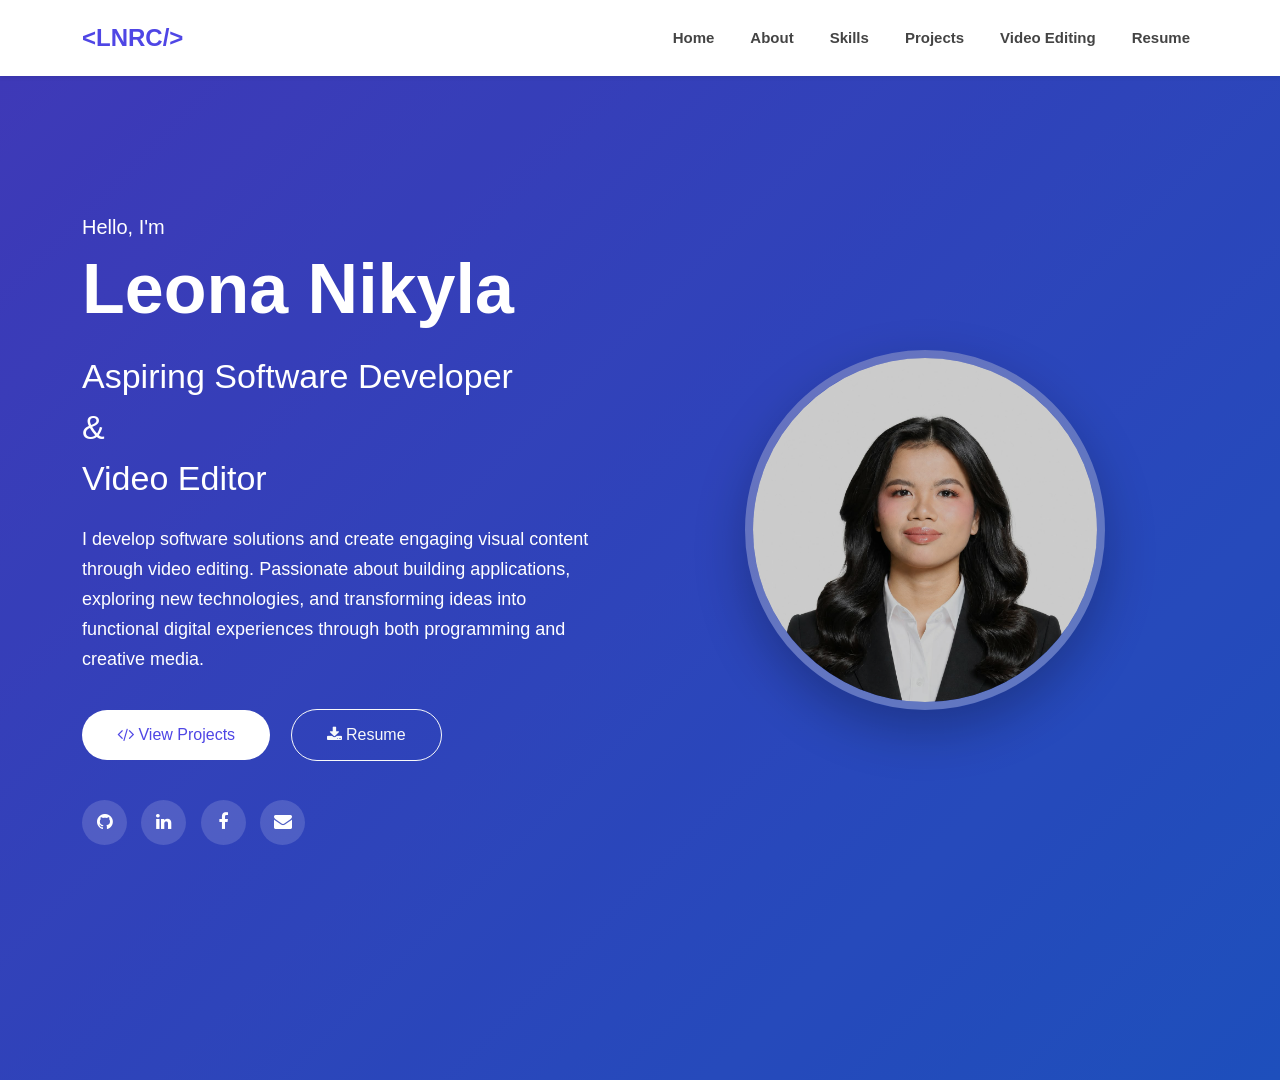
<file: index.html>
<!DOCTYPE html>
<html lang="en">
<head>
    <meta charset="UTF-8">
    <meta name="viewport" content="width=device-width, initial-scale=1.0">

    <title>Leona Nikyla | Portfolio</title>

    <!-- Bootstrap -->
    <link rel="stylesheet" href="css/bootstrap.min.css">

    <!-- Font Awesome -->
    <link rel="stylesheet" href="font-awesome-4.7.0/css/font-awesome.min.css">

    <!-- Custom CSS -->
    <link rel="stylesheet" href="style.css">
</head>

<body>

<!-- ================= NAVBAR ================= -->

<nav class="navbar navbar-expand-lg navbar-light bg-white fixed-top shadow-sm">
    <div class="container">

       <a class="navbar-brand logo" href="index.html">&lt;LNRC/&gt;</a>

       <button class="navbar-toggler"
        type="button"
        data-bs-toggle="collapse"
        data-bs-target="#navbar"
        aria-controls="navbar"
        aria-expanded="false"
        aria-label="Toggle navigation">

    <span class="navbar-toggler-icon"></span>

</button>

        <div class="collapse navbar-collapse" id="navbar">

            <ul class="navbar-nav ms-auto">

                <li class="nav-item">
                    <a class="nav-link" href="index.html">Home</a>
                </li>

                <li class="nav-item">
                    <a class="nav-link" href="about.html">About</a>
                </li>

                <li class="nav-item">
                    <a class="nav-link" href="skills.html">Skills</a>
                </li>

                <li class="nav-item">
                    <a class="nav-link" href="projects.html">Projects</a>
                </li>

                <li class="nav-item">
                    <a class="nav-link" href="video.html">Video Editing</a>
                </li>

                <li class="nav-item">
                    <a class="nav-link" href="resume.html">Resume</a>
                </li>

                <!-- <li class="nav-item">
                    <a class="nav-link" href="contact.html">Contact</a>
                </li> -->

            </ul>

        </div>

    </div>
</nav>

<!-- ================= HERO ================= -->

<section id="home">

    <div class="overlay"></div>

    <div class="container">

        <div class="row align-items-center min-vh-100">

            <div class="col-lg-6 hero-text">

                <h5>Hello, I'm</h5>

                <h1>Leona Nikyla</h1>

                <h2>
                    Aspiring Software Developer
                    <br>
                    &
                    <br>
                    Video Editor
                </h2>

               <p>
                    I develop software solutions and create engaging visual content
                    through video editing. Passionate about building applications,
                    exploring new technologies, and transforming ideas into functional
                    digital experiences through both programming and creative media.
                </p>

                <div class="hero-buttons">
                    <a href="projects.html" class="btn btn-primary btn-lg me-3">

                        <i class="fa fa-code"></i>

                        View Projects

                    </a>

                    <a href="resume/Resume_LeonaNikyla.pdf"
                       class="btn btn-outline-light btn-lg"
                       target="_blank">

                        <i class="fa fa-download"></i>

                        Resume

                    </a>

                </div>

                <div class="social-icons mt-4">

                    <a href="https://github.com/kylacaparas" target="_blank">
                        <i class="fa fa-github"></i>
                    </a>

                    <a href="https://www.linkedin.com/in/leona-nikyla-caparas-5236b4426/"><i class="fa fa-linkedin"></i></a>

                    <a href="https://www.facebook.com/kylacaparas26" target="_blank">
                        <i class="fa fa-facebook"></i>
                    </a>

                    <a href="mailto:leonanikylacaparas@email.com">
                        <i class="fa fa-envelope"></i>
                    </a>

                </div>

            </div>

            <div class="col-lg-6 text-center">

                <img src="images/profile.jpg"
                     class="img-fluid profile-image"
                     alt="Profile">

            </div>

        </div>

    </div>

</section>

<!-- Bootstrap JS -->
<script src="https://cdn.jsdelivr.net/npm/bootstrap@5.3.3/dist/js/bootstrap.bundle.min.js"></script>



</body>
</html>
</file>
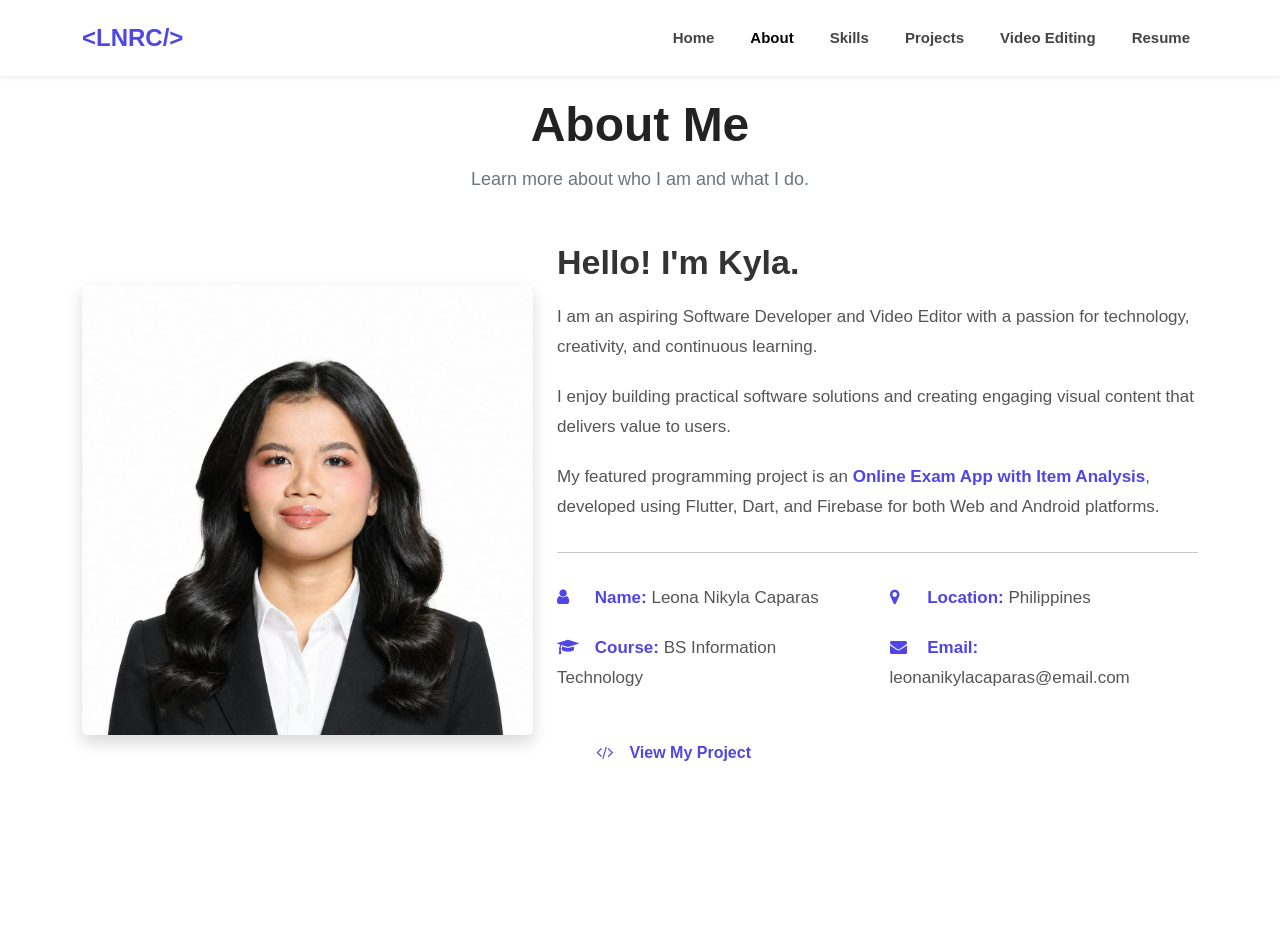
<file: about.html>
<!DOCTYPE html>
<html lang="en">
<head>
    <meta charset="UTF-8">
    <meta name="viewport" content="width=device-width, initial-scale=1.0">

    <title>About</title>

    <!-- Bootstrap -->
    <link rel="stylesheet" href="css/bootstrap.min.css">

    <!-- Font Awesome -->
    <link rel="stylesheet" href="font-awesome-4.7.0/css/font-awesome.min.css">

    <!-- Custom CSS -->
    <link rel="stylesheet" href="style.css">
</head>
<body>

<!--========== NAVBAR ==========-->

<nav class="navbar navbar-expand-lg navbar-light bg-white fixed-top shadow-sm">

    <div class="container">

        <a class="navbar-brand logo" href="index.html">&lt;LNRC/&gt;</a>

    <button class="navbar-toggler"
        type="button"
        data-bs-toggle="collapse"
        data-bs-target="#navbarNav"
        aria-controls="navbarNav"
        aria-expanded="false"
        aria-label="Toggle navigation">

    <span class="navbar-toggler-icon"></span>

</button>


        <div class="collapse navbar-collapse" id="navbarNav">

            <ul class="navbar-nav ms-auto">

                <li class="nav-item">
                    <a class="nav-link" href="index.html">Home</a>
                </li>

                <li class="nav-item">
                    <a class="nav-link active" href="about.html">About</a>
                </li>

                <li class="nav-item">
                    <a class="nav-link" href="skills.html">Skills</a>
                </li>

                <li class="nav-item">
                    <a class="nav-link" href="projects.html">Projects</a>
                </li>

                <li class="nav-item">
                    <a class="nav-link" href="video.html">Video Editing</a>
                </li>

                 <li class="nav-item">
                    <a class="nav-link" href="resume.html">Resume</a>
                </li>


                <!-- <li class="nav-item">
                    <a class="nav-link" href="contact.html">Contact</a>
                </li> -->

            </ul>

        </div>

    </div>

</nav>

<!--========== ABOUT ==========-->

<section id="about" class="py-5 mt-5">

    <div class="container">

        <div class="text-center mb-5">

            <h1>About Me</h1>

            <p class="text-muted">
                Learn more about who I am and what I do.
            </p>

        </div>

        <div class="row align-items-center">

            <div class="col-lg-5 text-center">

                <img src="images/profile.jpg"
                     class="img-fluid rounded shadow"
                     alt="Profile">

            </div>

            <div class="col-lg-7">

                <h2>Hello! I'm Kyla.</h2>

                <p>
                    I am an aspiring Software Developer and Video Editor with
                    a passion for technology, creativity, and continuous learning.
                </p>

                <p>
                    I enjoy building practical software solutions and creating
                    engaging visual content that delivers value to users.
                </p>

                <p>
                    My featured programming project is an
                    <strong>Online Exam App with Item Analysis</strong>,
                    developed using Flutter, Dart, and Firebase for both Web
                    and Android platforms.
                </p>

                <hr>

                <div class="row">

                    <div class="col-md-6">

                        <p>
                            <i class="fa fa-user"></i>
                            <strong>Name:</strong> Leona Nikyla Caparas
                        </p>

                        <p>
                            <i class="fa fa-graduation-cap"></i>
                            <strong>Course:</strong>
                            BS Information Technology
                        </p>

                    </div>

                    <div class="col-md-6">

                        <p>
                            <i class="fa fa-map-marker"></i>
                            <strong>Location:</strong>
                            Philippines
                        </p>

                        <p>
                            <i class="fa fa-envelope"></i>
                            <strong>Email:</strong>
                            leonanikylacaparas@email.com
                        </p>

                    </div>

                </div>

                <a href="projects.html" class="btn btn-primary mt-3">

                    <i class="fa fa-code"></i>

                    View My Project

                </a>

            </div>

        </div>

    </div>

</section>

<!-- Bootstrap -->
<script src="https://cdn.jsdelivr.net/npm/bootstrap@5.3.3/dist/js/bootstrap.bundle.min.js"></script>

</body>
</html>
</file>
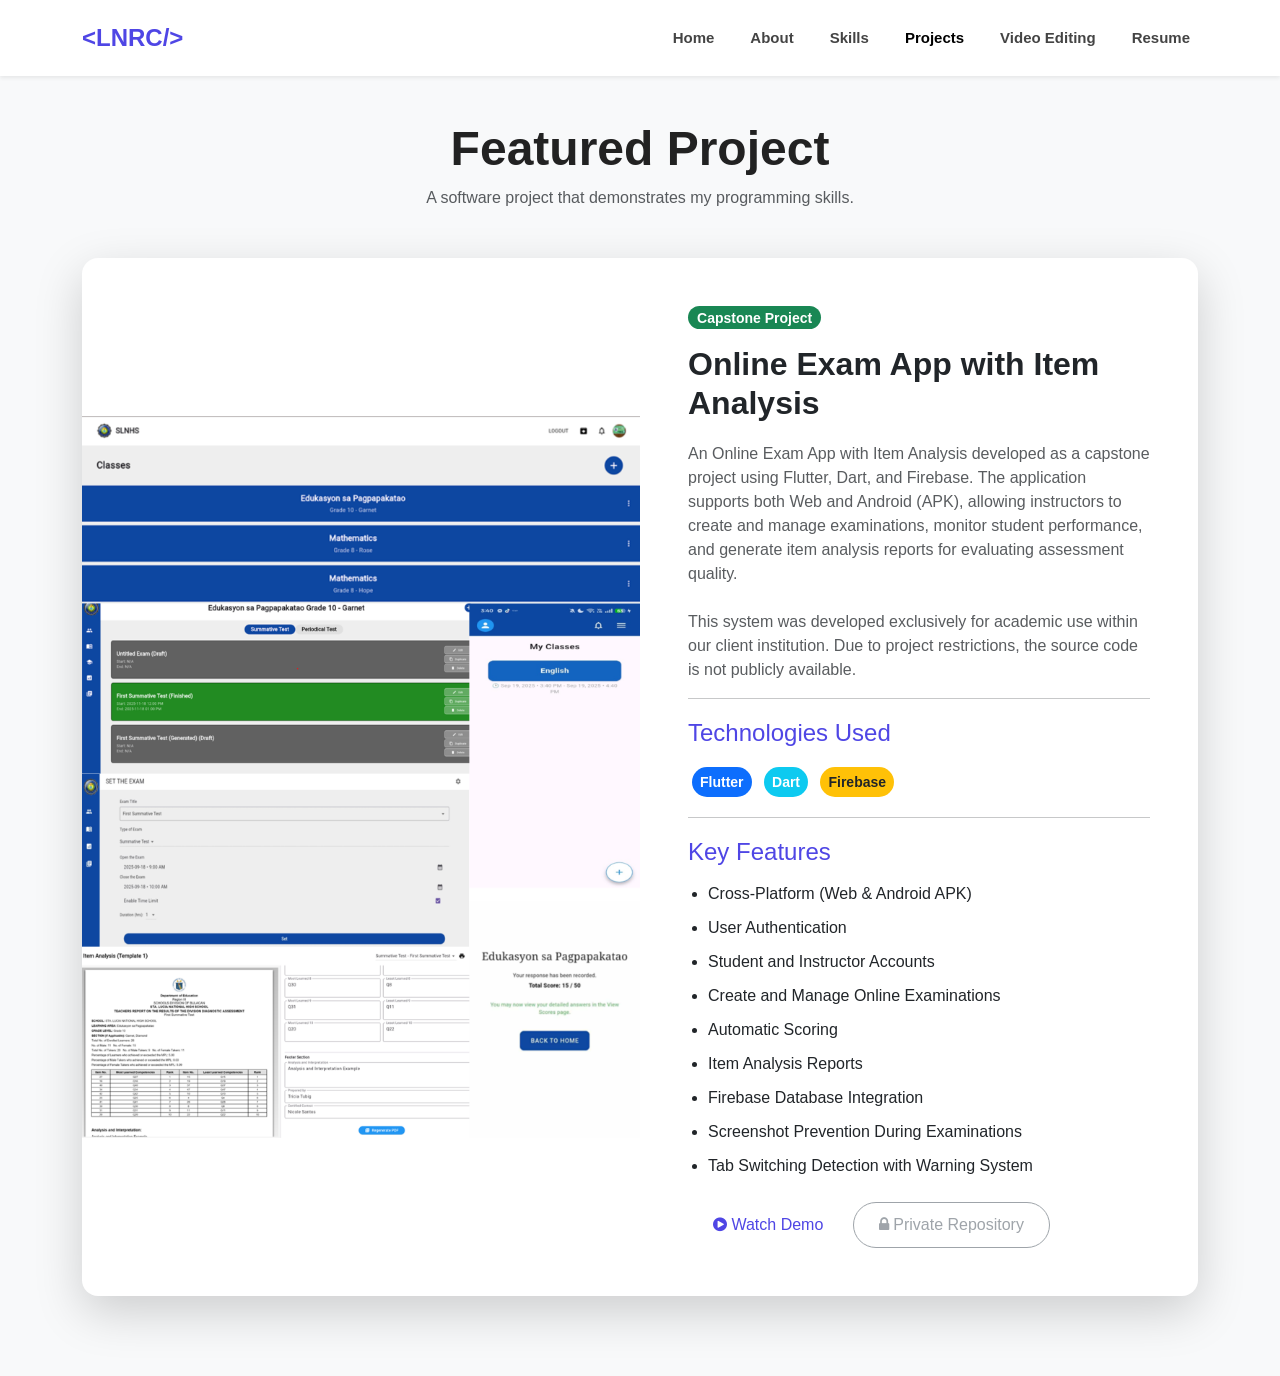
<file: projects.html>
<!DOCTYPE html>
<html lang="en">

<head>

    <meta charset="UTF-8">
    <meta name="viewport" content="width=device-width, initial-scale=1.0">

    <title>Projects</title>

    <link rel="stylesheet" href="css/bootstrap.min.css">
    <link rel="stylesheet" href="font-awesome-4.7.0/css/font-awesome.min.css">
    <link rel="stylesheet" href="style.css">

</head>

<body>

<!--================ NAVBAR ================-->

<nav class="navbar navbar-expand-lg navbar-light bg-white fixed-top shadow-sm">

    <div class="container">

         <a class="navbar-brand logo" href="index.html">&lt;LNRC/&gt;</a>
<button class="navbar-toggler"
        type="button"
        data-bs-toggle="collapse"
        data-bs-target="#navbarNav"
        aria-controls="navbarNav"
        aria-expanded="false"
        aria-label="Toggle navigation">

    <span class="navbar-toggler-icon"></span>

</button>


        <div class="collapse navbar-collapse" id="navbarNav">

            <ul class="navbar-nav ms-auto">

                <li class="nav-item">
                    <a class="nav-link" href="index.html">Home</a>
                </li>

                <li class="nav-item">
                    <a class="nav-link" href="about.html">About</a>
                </li>

                <li class="nav-item">
                    <a class="nav-link" href="skills.html">Skills</a>
                </li>

                <li class="nav-item">
                    <a class="nav-link active" href="projects.html">Projects</a>
                </li>

                <li class="nav-item">
                    <a class="nav-link" href="video.html">Video Editing</a>
                </li>

                <li class="nav-item">
                    <a class="nav-link" href="resume.html">Resume</a>
                </li>

                <!-- <li class="nav-item">
                    <a class="nav-link" href="contact.html">Contact</a>
                </li> -->

            </ul>

        </div>

    </div>

</nav>
<!-- Demo Warning Modal -->
<div class="modal fade" id="demoWarningModal" tabindex="-1" aria-hidden="true">
    <div class="modal-dialog modal-dialog-centered">
        <div class="modal-content rounded-4">

            <div class="modal-header">
                <h5 class="modal-title">
                    <i class="fa fa-exclamation-triangle text-warning"></i>
                    Confidential Project
                </h5>
                <button type="button"
                        class="btn-close"
                        data-bs-dismiss="modal">
                </button>
            </div>

            <div class="modal-body">

                <p>
                    This project was developed exclusively for our client institution
                    and contains confidential information.
                </p>

                <p class="mb-0">
                    Please <strong>request permission first</strong> before viewing the
                    demonstration video. Access is provided only to authorized viewers.
                </p>

            </div>

            <div class="modal-footer">

                <button class="btn btn-secondary"
                        data-bs-dismiss="modal">
                    Cancel
                </button>

                <a href="https://drive.google.com/file/d/1-W9P0e76Ese2aNyQEBG6BUvMFz3DyqFp/preview"
                   target="_blank"
                   class="btn btn-primary">

                    Continue

                </a>

            </div>

        </div>
    </div>
</div>
<!--================ PROJECTS ================-->

<section id="projects">

    <div class="container">

        <div class="text-center mb-5">

            <h1>Featured Project</h1>

            <p class="text-muted">
                A software project that demonstrates my programming skills.
            </p>

        </div>

        <div class="card shadow-lg border-0 rounded-4 overflow-hidden">

            <div class="row g-0 align-items-stretch">
              <div class="col-lg-6 project-image">

    <img src="images/image.png"
         alt="Online Examination System">

</div>
               <div class="col-lg-6 p-5">

    <span class="badge bg-success mb-3">
        Capstone Project
    </span>

    <h2>
        Online Exam App with Item Analysis
    </h2>

    <p class="text-muted mt-3">

        An Online Exam App with Item Analysis developed as a
        capstone project using Flutter, Dart, and Firebase. The application
        supports both Web and Android (APK), allowing instructors to create
        and manage examinations, monitor student performance, and generate
        item analysis reports for evaluating assessment quality.

        <br><br>

        This system was developed exclusively for academic use within our client institution.
         Due to project restrictions, the source code is not
        publicly available.

    </p>

    <hr>

    <h4>Technologies Used</h4>

    <span class="badge bg-primary p-2 m-1">
        Flutter
    </span>

    <span class="badge bg-info p-2 m-1">
        Dart
    </span>

    <span class="badge bg-warning text-dark p-2 m-1">
        Firebase
    </span>

    <hr>

   <h4>Key Features</h4>

<ul>

    <li>Cross-Platform (Web & Android APK)</li>

    <li>User Authentication</li>

    <li>Student and Instructor Accounts</li>

    <li>Create and Manage Online Examinations</li>

    <li>Automatic Scoring</li>

    <li>Item Analysis Reports</li>

    <li>Firebase Database Integration</li>

    <li>Screenshot Prevention During Examinations</li>

    <li>Tab Switching Detection with Warning System</li>

</ul>
    <div class="mt-4">

    <button class="btn btn-primary"
        data-bs-toggle="modal"
        data-bs-target="#demoWarningModal">

    <i class="fa fa-play-circle"></i>
    Watch Demo

</button>


        <button class="btn btn-outline-secondary" disabled>

            <i class="fa fa-lock"></i>

            Private Repository

        </button>

    </div>

</div>


            </div>

        </div>

    </div>

</section>

<script src="https://cdn.jsdelivr.net/npm/bootstrap@5.3.3/dist/js/bootstrap.bundle.min.js"></script>

</body>

</html>
</file>
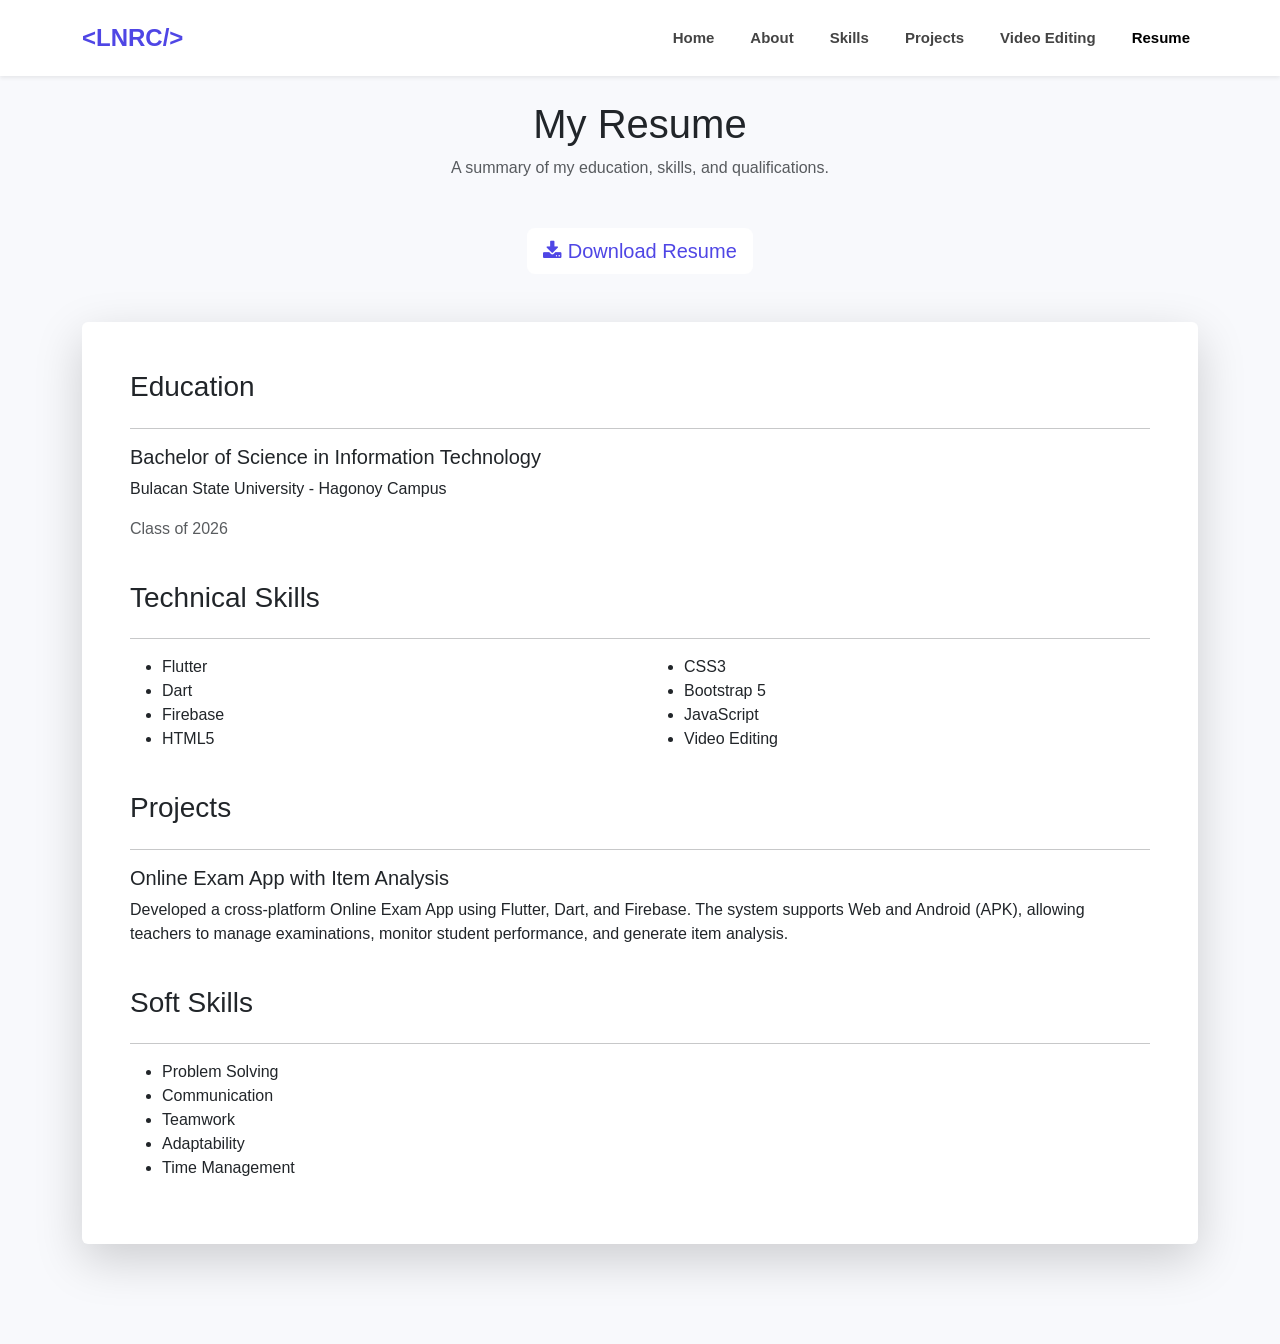
<file: resume.html>
<!DOCTYPE html>
<html lang="en">

<head>

    <meta charset="UTF-8">
    <meta name="viewport" content="width=device-width, initial-scale=1.0">

    <title>Resume</title>

    <link rel="stylesheet" href="css/bootstrap.min.css">
    <link rel="stylesheet" href="font-awesome-4.7.0/css/font-awesome.min.css">
    <link rel="stylesheet" href="style.css">

</head>

<body>

<!--================ NAVBAR ================-->

<nav class="navbar navbar-expand-lg navbar-light bg-white fixed-top shadow-sm">

    <div class="container">

        <a class="navbar-brand logo" href="index.html">&lt;LNRC/&gt;</a>

    <button class="navbar-toggler"
        type="button"
        data-bs-toggle="collapse"
        data-bs-target="#navbarNav"
        aria-controls="navbarNav"
        aria-expanded="false"
        aria-label="Toggle navigation">

    <span class="navbar-toggler-icon"></span>

</button>


        <div class="collapse navbar-collapse" id="navbarNav">

            <ul class="navbar-nav ms-auto">

                <li class="nav-item">
                    <a class="nav-link" href="index.html">Home</a>
                </li>

                <li class="nav-item">
                    <a class="nav-link" href="about.html">About</a>
                </li>

                <li class="nav-item">
                    <a class="nav-link" href="skills.html">Skills</a>
                </li>

                <li class="nav-item">
                    <a class="nav-link" href="projects.html">Projects</a>
                </li>

                <li class="nav-item">
                    <a class="nav-link" href="video.html">Video Editing</a>
                </li>

                <li class="nav-item">
                    <a class="nav-link active" href="resume.html">Resume</a>
                </li>

                <!-- <li class="nav-item">
                    <a class="nav-link" href="contact.html">Contact</a>
                </li> -->

            </ul>

        </div>

    </div>

</nav>

<!--================ RESUME ================-->

<section id="resume">

    <div class="container">

        <div class="text-center mb-5">

            <h1>My Resume</h1>

            <p class="text-muted">
                A summary of my education, skills, and qualifications.
            </p>

        </div>

        <div class="text-center mb-5">

            <a href="resume/Resume_LeonaNikyla.pdf"
               class="btn btn-primary btn-lg"
               target="_blank">

                <i class="fa fa-download"></i>

                Download Resume

            </a>

        </div>

        <div class="card shadow-lg border-0 p-5">

            <h3>Education</h3>

            <hr>

            <h5>Bachelor of Science in Information Technology</h5>

            <p>
                Bulacan State University - Hagonoy Campus
            </p>

            <p class="text-muted">
                Class of 2026
            </p>

            <br>

            <h3>Technical Skills</h3>

            <hr>

            <div class="row">

                <div class="col-md-6">

                    <ul>

                        <li>Flutter</li>
                        <li>Dart</li>
                        <li>Firebase</li>
                        <li>HTML5</li>

                    </ul>

                </div>

                <div class="col-md-6">

                    <ul>

                        <li>CSS3</li>
                        <li>Bootstrap 5</li>
                        <li>JavaScript</li>
                        <li>Video Editing</li>

                    </ul>

                </div>

            </div>

            <br>

            <h3>Projects</h3>

            <hr>

            <h5>Online Exam App with Item Analysis</h5>

            <p>

                Developed a cross-platform Online Exam App using
                Flutter, Dart, and Firebase. The system supports Web and
                Android (APK), allowing teachers to manage examinations,
                monitor student performance, and generate item analysis.

            </p>

            <br>

            <h3>Soft Skills</h3>

            <hr>

            <ul>

                <li>Problem Solving</li>
                <li>Communication</li>
                <li>Teamwork</li>
                <li>Adaptability</li>
                <li>Time Management</li>

            </ul>

        </div>

    </div>

</section>

<script src="https://cdn.jsdelivr.net/npm/bootstrap@5.3.3/dist/js/bootstrap.bundle.min.js"></script>

</body>

</html>
</file>
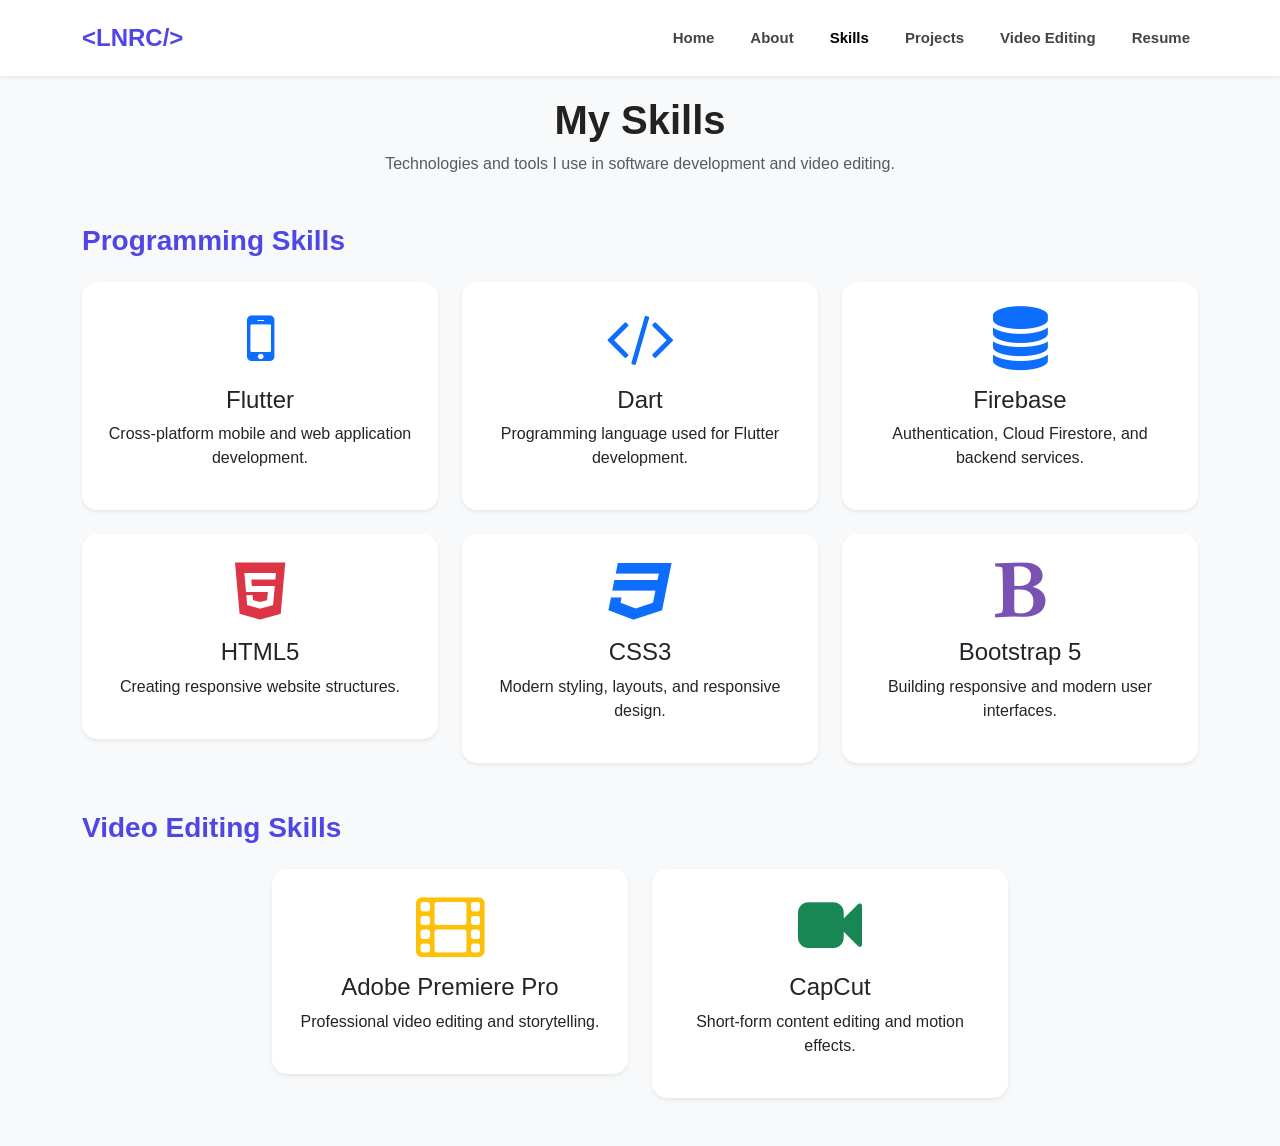
<file: skills.html>
<!DOCTYPE html>
<html lang="en">
<head>
    <meta charset="UTF-8">
    <meta name="viewport" content="width=device-width, initial-scale=1.0">

    <title>Skills</title>

    <!-- Bootstrap -->
    <link rel="stylesheet" href="css/bootstrap.min.css">

    <!-- Font Awesome -->
    <link rel="stylesheet" href="font-awesome-4.7.0/css/font-awesome.min.css">

    <!-- Custom CSS -->
    <link rel="stylesheet" href="style.css">
</head>

<body>

<!--================ NAVBAR ================-->

<nav class="navbar navbar-expand-lg navbar-light bg-white fixed-top shadow-sm">

    <div class="container">

         <a class="navbar-brand logo" href="index.html">&lt;LNRC/&gt;</a>

 <button class="navbar-toggler"
        type="button"
        data-bs-toggle="collapse"
        data-bs-target="#navbarNav"
        aria-controls="navbarNav"
        aria-expanded="false"
        aria-label="Toggle navigation">

    <span class="navbar-toggler-icon"></span>

</button>

        <div class="collapse navbar-collapse" id="navbarNav">

            <ul class="navbar-nav ms-auto">

                <li class="nav-item">
                    <a class="nav-link" href="index.html">Home</a>
                </li>

                <li class="nav-item">
                    <a class="nav-link" href="about.html">About</a>
                </li>

                <li class="nav-item">
                    <a class="nav-link active" href="skills.html">Skills</a>
                </li>

                <li class="nav-item">
                    <a class="nav-link" href="projects.html">Projects</a>
                </li>

                <li class="nav-item">
                    <a class="nav-link" href="video.html">Video Editing</a>
                </li>

                <li class="nav-item">
                    <a class="nav-link" href="resume.html">Resume</a>
                </li>

                <!-- <li class="nav-item">
                    <a class="nav-link" href="contact.html">Contact</a>
                </li> -->

            </ul>

        </div>

    </div>

</nav>

<!--================ SKILLS ================-->

<section id="skills" class="py-5 mt-5">

    <div class="container">

        <div class="text-center mb-5">

            <h1 class="fw-bold">My Skills</h1>

            <p class="text-muted">
                Technologies and tools I use in software development and video editing.
            </p>

        </div>

        <!-- Programming Skills -->

        <h3 class="mb-4">Programming Skills</h3>

        <div class="row g-4">

            <div class="col-md-4 col-sm-6">
                <div class="card shadow-sm text-center p-4">
                    <i class="fa fa-mobile fa-4x text-primary mb-3"></i>
                    <h4>Flutter</h4>
                    <p>Cross-platform mobile and web application development.</p>
                </div>
            </div>

            <div class="col-md-4 col-sm-6">
                <div class="card shadow-sm text-center p-4">
                    <i class="fa fa-code fa-4x text-primary mb-3"></i>
                    <h4>Dart</h4>
                    <p>Programming language used for Flutter development.</p>
                </div>
            </div>

            <div class="col-md-4 col-sm-6">
                <div class="card shadow-sm text-center p-4">
                    <i class="fa fa-database fa-4x text-primary mb-3"></i>
                    <h4>Firebase</h4>
                    <p>Authentication, Cloud Firestore, and backend services.</p>
                </div>
            </div>

            <div class="col-md-4 col-sm-6">
                <div class="card shadow-sm text-center p-4">
                    <i class="fa fa-html5 fa-4x text-danger mb-3"></i>
                    <h4>HTML5</h4>
                    <p>Creating responsive website structures.</p>
                </div>
            </div>

            <div class="col-md-4 col-sm-6">
                <div class="card shadow-sm text-center p-4">
                    <i class="fa fa-css3 fa-4x text-primary mb-3"></i>
                    <h4>CSS3</h4>
                    <p>Modern styling, layouts, and responsive design.</p>
                </div>
            </div>

            <div class="col-md-4 col-sm-6">
                <div class="card shadow-sm text-center p-4">
                    <i class="fa fa-bold fa-4x text-purple mb-3"></i>
                    <h4>Bootstrap 5</h4>
                    <p>Building responsive and modern user interfaces.</p>
                </div>
            </div>

        </div>

        <!-- Video Editing -->

        <h3 class="mt-5 mb-4">Video Editing Skills</h3>

        <div class="row justify-content-center g-4">

            <div class="col-md-4">

                <div class="card shadow-sm text-center p-4">

                    <i class="fa fa-film fa-4x text-warning mb-3"></i>

                    <h4>Adobe Premiere Pro</h4>

                    <p>Professional video editing and storytelling.</p>

                </div>

            </div>

            <div class="col-md-4">

                <div class="card shadow-sm text-center p-4">

                    <i class="fa fa-video-camera fa-4x text-success mb-3"></i>

                    <h4>CapCut</h4>

                    <p>Short-form content editing and motion effects.</p>

                </div>

            </div>

            <!-- <div class="col-md-4">

                <div class="card shadow-sm text-center p-4">

                    <i class="fa fa-picture-o fa-4x text-info mb-3"></i>

                    <h4>Adobe Photoshop</h4>

                    <p>Graphic editing, thumbnails, and social media assets.</p>

                </div>

            </div> -->

        </div>

    </div>

</section>

<!-- Bootstrap -->
<script src="https://cdn.jsdelivr.net/npm/bootstrap@5.3.3/dist/js/bootstrap.bundle.min.js"></script>
</body>
</html>
</file>
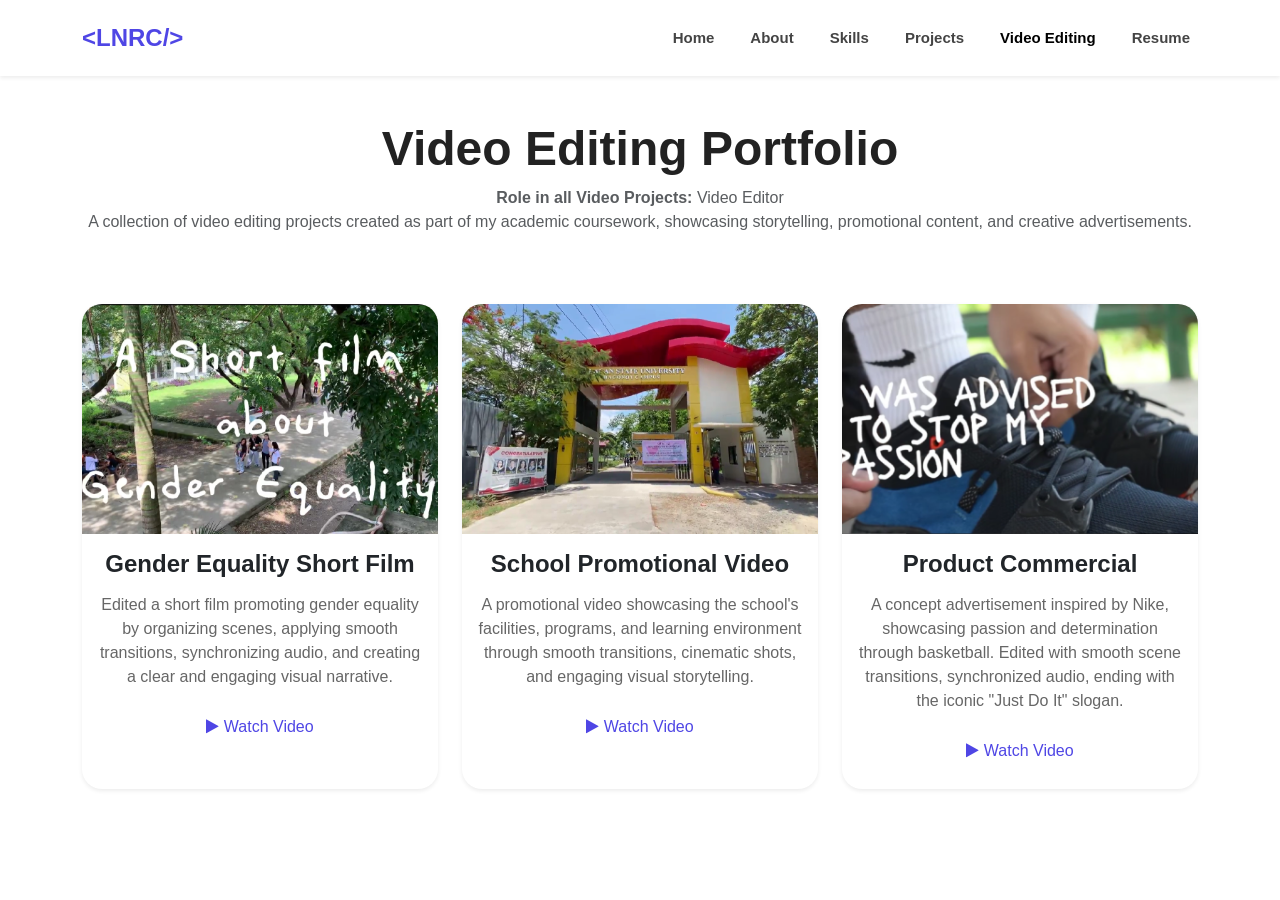
<file: video.html>
<!DOCTYPE html>
<html lang="en">
<head>
    <meta charset="UTF-8">
    <meta name="viewport" content="width=device-width, initial-scale=1.0">
    <title>Video Editing </title>

    <link rel="stylesheet" href="css/bootstrap.min.css">
    <link rel="stylesheet" href="font-awesome-4.7.0/css/font-awesome.min.css">
    <link rel="stylesheet" href="style.css">
</head>
<body>

<!--================ NAVBAR ================-->

<nav class="navbar navbar-expand-lg navbar-light bg-white fixed-top shadow-sm">

    <div class="container">

        <a class="navbar-brand logo" href="index.html">&lt;LNRC/&gt;</a>
        
<button class="navbar-toggler"
        type="button"
        data-bs-toggle="collapse"
        data-bs-target="#navbarNav"
        aria-controls="navbarNav"
        aria-expanded="false"
        aria-label="Toggle navigation">

    <span class="navbar-toggler-icon"></span>

</button>

        <div class="collapse navbar-collapse" id="navbarNav">

            <ul class="navbar-nav ms-auto">

                <li class="nav-item">
                    <a class="nav-link" href="index.html">Home</a>
                </li>

                <li class="nav-item">
                    <a class="nav-link" href="about.html">About</a>
                </li>

                <li class="nav-item">
                    <a class="nav-link" href="skills.html">Skills</a>
                </li>

                <li class="nav-item">
                    <a class="nav-link" href="projects.html">Projects</a>
                </li>

                <li class="nav-item">
                    <a class="nav-link active" href="video.html">Video Editing</a>
                </li>

                <li class="nav-item">
                    <a class="nav-link" href="resume.html">Resume</a>
                </li>

                <!-- <li class="nav-item">
                    <a class="nav-link" href="contact.html">Contact</a>
                </li> -->

            </ul>

        </div>

    </div>

</nav>

<!--================ VIDEO EDITING ================-->

<section id="video">

    <div class="container">
<div class="text-center mb-5">

    <h1>Video Editing Portfolio</h1>

   <p class="text-muted">
    <strong>Role in all Video Projects:</strong> Video Editor<br>
    A collection of video editing projects created as part of my academic coursework, showcasing storytelling, promotional content, and creative advertisements.
</p>

</div>

        <div class="row g-4">

           <!-- Project 1 -->

<div class="col-lg-4 col-md-6">

    <div class="card shadow-sm border-0 h-100">

        <img src="images/img.png"
             class="card-img-top"
             alt="Gender Equality Short Film">

        <div class="card-body text-center">

            <h4>Gender Equality Short Film</h4>

            <p>
    Edited a short film promoting gender equality by organizing scenes,
    applying smooth transitions, synchronizing audio, and creating a clear
    and engaging visual narrative.
</p>

          <a href="https://drive.google.com/file/d/1QgeVpaeyl375oF4Uf6LoEUQmARNPPa4z/preview"
            class="btn btn-primary"
            target="_blank">

                <i class="fa fa-play"></i>

                Watch Video

            </a>

        </div>

    </div>

</div>

           <!-- Project 2 -->

<div class="col-lg-4 col-md-6">

    <div class="card shadow-sm border-0 h-100">

        <img src="images/img2.png"
             class="card-img-top"
             alt="School Promotional Video">

        <div class="card-body text-center">

            <h4>School Promotional Video</h4>

            <p>
                A promotional video showcasing the school's facilities,
                programs, and learning environment through smooth transitions,
                cinematic shots, and engaging visual storytelling.
            </p>

            <a href="https://drive.google.com/file/d/1xp04xwWDVqiCXcM3QnqBkUBK5dXrSEEB/preview"
            class="btn btn-primary"
            target="_blank">

                <i class="fa fa-play"></i>

                Watch Video

            </a>

        </div>

    </div>

</div>
         <!-- Project 3 -->

<div class="col-lg-4 col-md-6">

    <div class="card shadow-sm border-0 h-100">

        <img src="images/img3.png"
             class="card-img-top"
             alt="Product Commercial">

        <div class="card-body text-center">

            <h4>Product Commercial</h4>

            <p>
                A concept advertisement inspired by Nike, showcasing passion
                and determination through basketball. Edited with smooth scene
                transitions, synchronized audio,
                ending with the iconic "Just Do It" slogan.
            </p>

           <a href="https://drive.google.com/file/d/1tbxuoN1I242sCR1Vt7egwHQqbYsja6eO/preview"
            class="btn btn-primary"
            target="_blank">

                <i class="fa fa-play"></i>

                Watch Video

            </a>

        </div>

    </div>

</div>

        </div>

    </div>

</section>

<script src="https://cdn.jsdelivr.net/npm/bootstrap@5.3.3/dist/js/bootstrap.bundle.min.js"></script>

</body>
</html>
</file>
<file: style.css>
/*==================================
            GENERAL
==================================*/

html,
body{
    width:100%;
    height:100%;
    scroll-behavior:smooth;
    font-family:'Segoe UI',sans-serif;
    background:#f8f9fc;
}

body{
    overflow-x:hidden;
}

section{
    padding:100px 0;
}

a{
    transition:.3s;
}

a:hover{
    text-decoration:none;
}
/*==================================
            NAVBAR
==================================*/

.navbar{
    background:#ffffff;
    box-shadow:0 2px 10px rgba(0,0,0,.08);
    padding:15px 0;
    z-index:9999;
}

.navbar-brand{
    font-size:28px;
    font-weight:700;
    color:#4f46e5 !important;
}

.logo {
    font-size: 24px;   /* Change this value */
    font-weight: bold;
}

.navbar .nav-link{
    color:#444;
    font-size:15px;
    font-weight:600;
    margin-left:20px;
    transition:.3s;
}

.navbar .nav-link:hover{
    color:#4f46e5;
}

/*==================================
            HOME
==================================*/

#home{
    position:relative;
    min-height:100vh;
    display:flex;
    align-items:center;
    background:linear-gradient(135deg,#4f46e5,#2563eb);
    color:#fff;
    overflow:hidden;
    padding-top:80px; /* prevents navbar from covering content */
}

.overlay{
    position:absolute;
    top:0;
    left:0;
    width:100%;
    height:100%;
    background:rgba(0,0,0,.20);
}

.hero-text{
    position:relative;
    z-index:2;
}

.hero-text h4{
    font-size:24px;
    margin-bottom:10px;
}

.hero-text h1{
    font-size:70px;
    font-weight:bold;
    margin:0;
}

.hero-text h2{
    font-size:34px;
    font-weight:300;
    line-height:1.5;
    margin:20px 0;
}

.hero-text p{
    font-size:18px;
    line-height:30px;
    max-width:520px;
    margin-bottom:35px;
}

/*==================================
            BUTTONS
==================================*/

.hero-buttons .btn{
    padding:13px 35px;
    border-radius:50px;
    font-size:16px;
    margin-right:15px;
    margin-bottom:15px;
    transition:.35s;
}

.btn-primary{
    background:#fff;
    color:#4f46e5;
    border:none;
}

.btn-primary:hover{
    background:#e8ecff;
    color:#4f46e5;
}

.btn-default{
    background:transparent;
    border:2px solid #fff;
    color:#fff;
}

.btn-default:hover{
    background:#fff;
    color:#4f46e5;
}

/*==================================
        SOCIAL ICONS
==================================*/

.social-icons{
    margin-top:35px;
}

.social-icons a{
    display:inline-block;
    width:45px;
    height:45px;
    line-height:45px;
    text-align:center;
    border-radius:50%;
    background:rgba(255,255,255,.15);
    color:#fff;
    font-size:18px;
    margin-right:10px;
    transition:.3s;
}

.social-icons a:hover{
    background:#fff;
    color:#4f46e5;
    transform:translateY(-5px);
}

/*==================================
        PROFILE IMAGE
==================================*/

.profile-image{
    width:360px;
    max-width:100%;
    margin:40px auto;
    border-radius:50%;
    border:8px solid rgba(255,255,255,.35);
    box-shadow:0 20px 50px rgba(0,0,0,.25);
    animation:float 4s ease-in-out infinite;
}

/*==================================
            ABOUT
==================================*/

#about{
    background:#ffffff;
    min-height:100vh;
    padding:120px 0 80px;
}

#about h1{
    font-size:48px;
    font-weight:700;
    color:#222;
    margin-bottom:10px;
}

#about .text-muted{
    font-size:18px;
    color:#6c757d !important;
}

.about-image{
    width:350px;
    max-width:100%;
    border-radius:20px;
    box-shadow:0 20px 40px rgba(0,0,0,.15);
    transition:.4s;
}

.about-image:hover{
    transform:scale(1.05);
}

#about h2{
    font-size:34px;
    font-weight:700;
    color:#333;
    margin-bottom:20px;
}

#about p{
    font-size:17px;
    color:#555;
    line-height:30px;
    margin-bottom:20px;
}

#about strong{
    color:#4f46e5;
}

#about hr{
    margin:30px 0;
}

#about .fa{
    color:#4f46e5;
    width:25px;
    margin-right:8px;
}

#about .btn{
    padding:12px 35px;
    border-radius:50px;
    font-weight:600;
    transition:.3s;
}

#about .btn:hover{
    transform:translateY(-3px);
    box-shadow:0 10px 20px rgba(79,70,229,.3);
}

/*==================================
        RESPONSIVE
==================================*/

@media (max-width:992px){

    #about{
        text-align:center;
    }

    .about-image{
        width:280px;
        margin-bottom:40px;
    }

}

@media (max-width:768px){

    #about h1{
        font-size:38px;
    }

    #about h2{
        font-size:28px;
    }

    #about p{
        font-size:16px;
        line-height:28px;
    }

}

@media (max-width:576px){

    .about-image{
        width:220px;
    }

}

/*==============================
        SKILLS
==============================*/

#skills{
    background:#f8f9fa;
    min-height:100vh;
}

#skills h1{
    font-weight:700;
    color:#222;
}

#skills h3{
    color:#4f46e5;
    font-weight:600;
}

#skills .card{
    border:none;
    border-radius:15px;
    transition:.3s;
}

#skills .card:hover{
    transform:translateY(-10px);
    box-shadow:0 20px 40px rgba(0,0,0,.15);
}

#skills .card i{
    margin-bottom:20px;
}

.text-purple{
    color:#7952b3;
}


/*==============================
        PROJECTS
==============================*/

#projects{

    background:#f8f9fa;
    min-height:100vh;
    padding:120px 0 80px;

}

#projects h1{

    font-size:48px;
    font-weight:700;
    color:#222;

}

#projects h2{

    font-weight:700;
    margin-bottom:20px;

}

#projects h4{

    color:#4f46e5;
    margin-top:20px;
    margin-bottom:15px;

}

#projects .card{

    border-radius:20px;
    transition:.3s;

}

#projects .card:hover{

    transform:translateY(-8px);
    box-shadow:0 20px 45px rgba(0,0,0,.15);

}



#projects ul{

    padding-left:20px;

}

#projects ul li{

    margin-bottom:10px;

}

#projects .badge{

    font-size:14px;
    border-radius:30px;

}

#projects .btn{

    border-radius:30px;
    padding:10px 25px;

}

/*==============================
        PROJECT IMAGE
==============================*/

.project-image{

    display:flex;
    align-items:center;
    justify-content:center;
    padding:0;
    overflow:hidden;

}

.project-image img{

    width:100%;
    height:100%;
    object-fit:contain;

}
/*==============================
      VIDEO EDITING
==============================*/

#video{

    background:#ffffff;
    min-height:100vh;
    padding:120px 0 80px;

}

#video h1{

    font-size:48px;
    font-weight:700;
    color:#222;

}

#video .card{

    border-radius:20px;
    overflow:hidden;
    transition:.3s;

}

#video .card:hover{

    transform:translateY(-10px);
    box-shadow:0 20px 40px rgba(0,0,0,.15);

}

#video img{

    height:230px;
    object-fit:cover;

}

#video h4{

    font-weight:700;
    margin-bottom:15px;

}

#video p{

    color:#666;
    min-height:70px;

}

#video .btn{

    border-radius:30px;
    padding:10px 25px;

}

@media(max-width:768px){

    #video h1{

        font-size:36px;

    }

}

/*========== Mobile ==========*/

@media(max-width:768px){

    #projects h1{

        font-size:36px;

    }

    #projects img{

        min-height:250px;

    }

    #projects .btn{

        width:100%;
        margin-bottom:15px;

    }

}
/*==================================
        FLOAT ANIMATION
==================================*/

@keyframes float{

    0%{
        transform:translateY(0);
    }

    50%{
        transform:translateY(-18px);
    }

    100%{
        transform:translateY(0);
    }

}

/*==================================
        RESPONSIVE
==================================*/

@media(max-width:991px){

    .hero-text{
        text-align:center;
    }

    .hero-text p{
        margin:auto;
        margin-bottom:30px;
    }

    .profile-image{
        width:300px;
    }

}

@media(max-width:768px){

    .navbar-brand{
        font-size:24px;
    }

    .hero-text h1{
        font-size:48px;
    }

    .hero-text h2{
        font-size:24px;
    }

    .hero-text p{
        font-size:16px;
    }

    .hero-buttons .btn{
        width:100%;
    }

    .social-icons{
        text-align:center;
    }

}

@media(max-width:480px){

    .hero-text h1{
        font-size:38px;
    }

    .hero-text h2{
        font-size:20px;
    }

    .profile-image{
        width:220px;
    }

}
</file>
